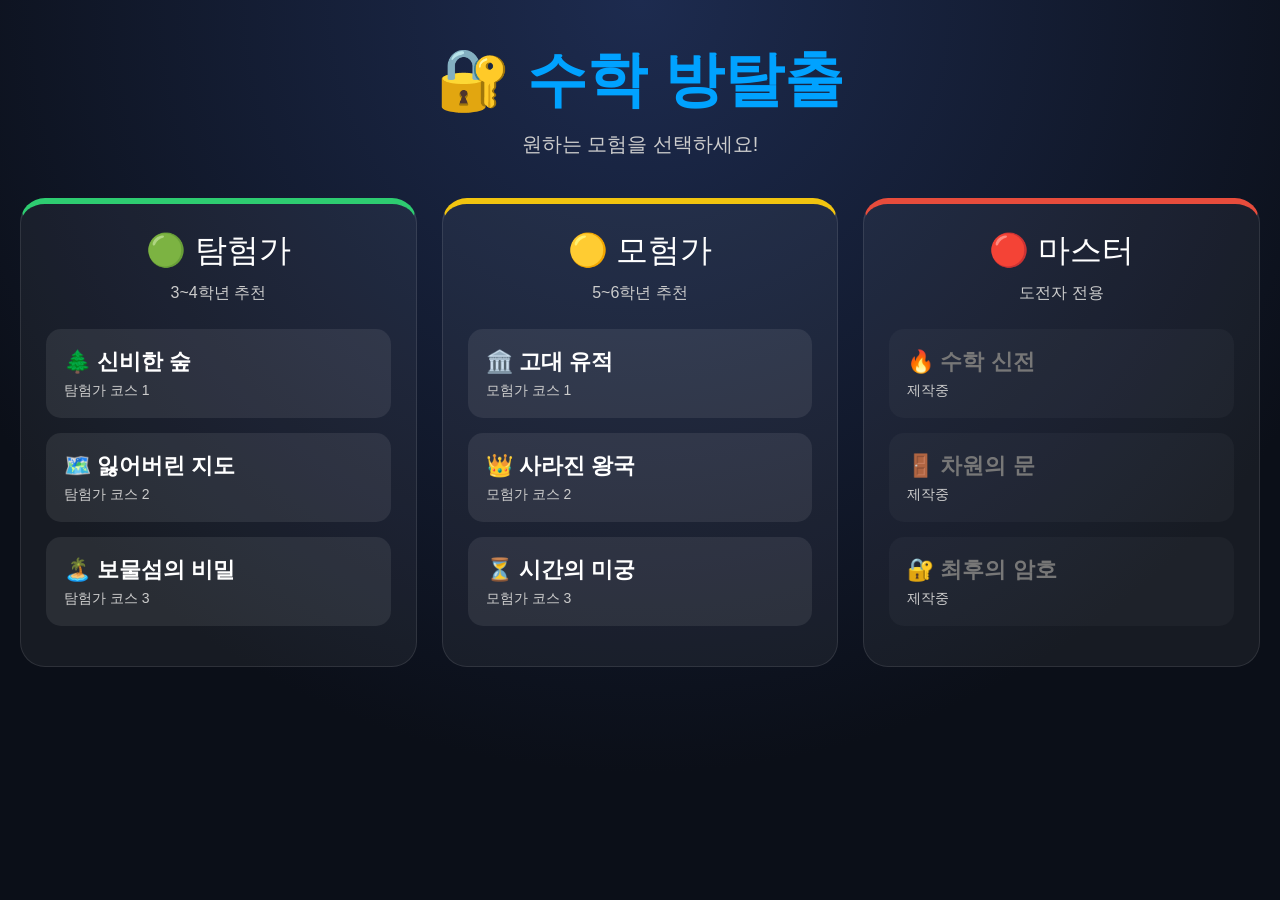
<file: index.html>
<!DOCTYPE html>
<html lang="ko">

<head>
<meta charset="UTF-8">
<meta name="viewport" content="width=device-width, initial-scale=1.0">

<title>수학 방탈출</title>

<style>

*{
    margin:0;
    padding:0;
    box-sizing:border-box;
}

body{

    min-height:100vh;

    background:
    radial-gradient(circle at top,#1d2b4f,#0b0f18 70%);

    color:white;

    font-family:sans-serif;

    padding:40px 20px;
}

h1{

    text-align:center;

    font-size:60px;

    color:#00a2ff;

    margin-bottom:10px;

}

.subtitle{

    text-align:center;

    color:#cccccc;

    margin-bottom:40px;

    font-size:20px;

}

.grid{

    max-width:1300px;

    margin:auto;

    display:grid;

    grid-template-columns:
    repeat(3,1fr);

    gap:25px;

}

.column{

    background:
    rgba(255,255,255,0.05);

    border-radius:25px;

    padding:25px;

    border:
    1px solid rgba(255,255,255,0.1);

}

.explorer{
    border-top:6px solid #2ecc71;
}

.adventurer{
    border-top:6px solid #f1c40f;
}

.master{
    border-top:6px solid #e74c3c;
}

.course-title{

    text-align:center;

    font-size:32px;

    margin-bottom:10px;

}

.course-desc{

    text-align:center;

    color:#cccccc;

    margin-bottom:25px;

}

.stage{

    display:block;

    text-decoration:none;

    color:white;

    padding:18px;

    margin-bottom:15px;

    border-radius:15px;

    background:
    rgba(255,255,255,0.08);

    transition:0.2s;

}

.stage:hover{

    transform:translateY(-3px);

    background:
    rgba(0,162,255,0.25);

}

.stage-title{

    font-size:22px;

    font-weight:bold;

}

.stage-sub{

    font-size:14px;

    color:#cccccc;

    margin-top:5px;

}

.locked{

    background:
    rgba(255,255,255,0.03);

    color:#777777;

    cursor:not-allowed;

    pointer-events:none;

}

@media(max-width:1000px){

    .grid{

        grid-template-columns:1fr;

    }

    h1{

        font-size:42px;

    }

}

</style>

</head>

<body>

<h1>🔐 수학 방탈출</h1>

<div class="subtitle">
원하는 모험을 선택하세요!
</div>

<div class="grid">

<!-- 탐험가 -->

<div class="column explorer">

<div class="course-title">
🟢 탐험가
</div>

<div class="course-desc">
3~4학년 추천
</div>

<a class="stage" href="explorer/v1/">

<div class="stage-title">
🌲 신비한 숲
</div>

<div class="stage-sub">
탐험가 코스 1
</div>

</a>

<a class="stage" href="explorer/v2/">

<div class="stage-title">
🗺️ 잃어버린 지도
</div>

<div class="stage-sub">
탐험가 코스 2
</div>

</a>

<a class="stage" href="explorer/v3/">

<div class="stage-title">
🏝️ 보물섬의 비밀
</div>

<div class="stage-sub">
탐험가 코스 3
</div>

</a>

</div>

<!-- 모험가 -->

<div class="column adventurer">

<div class="course-title">
🟡 모험가
</div>

<div class="course-desc">
5~6학년 추천
</div>

<a class="stage" href="adventurer/v1/">

<div class="stage-title">
🏛️ 고대 유적
</div>

<div class="stage-sub">
모험가 코스 1
</div>

</a>

<a class="stage" href="adventurer/v2/">

<div class="stage-title">
👑 사라진 왕국
</div>

<div class="stage-sub">
모험가 코스 2
</div>

</a>

<a class="stage" href="adventurer/v3/">

<div class="stage-title">
⏳ 시간의 미궁
</div>

<div class="stage-sub">
모험가 코스 3
</div>

</a>

</div>

<!-- 마스터 -->

<div class="column master">

<div class="course-title">
🔴 마스터
</div>

<div class="course-desc">
도전자 전용
</div>

<a class="stage locked">

<div class="stage-title">
🔥 수학 신전
</div>

<div class="stage-sub">
제작중
</div>

</a>

<a class="stage locked">

<div class="stage-title">
🚪 차원의 문
</div>

<div class="stage-sub">
제작중
</div>

</a>

<a class="stage locked">

<div class="stage-title">
🔐 최후의 암호
</div>

<div class="stage-sub">
제작중
</div>

</a>

</div>

</div>

</body>
</html>
</file>
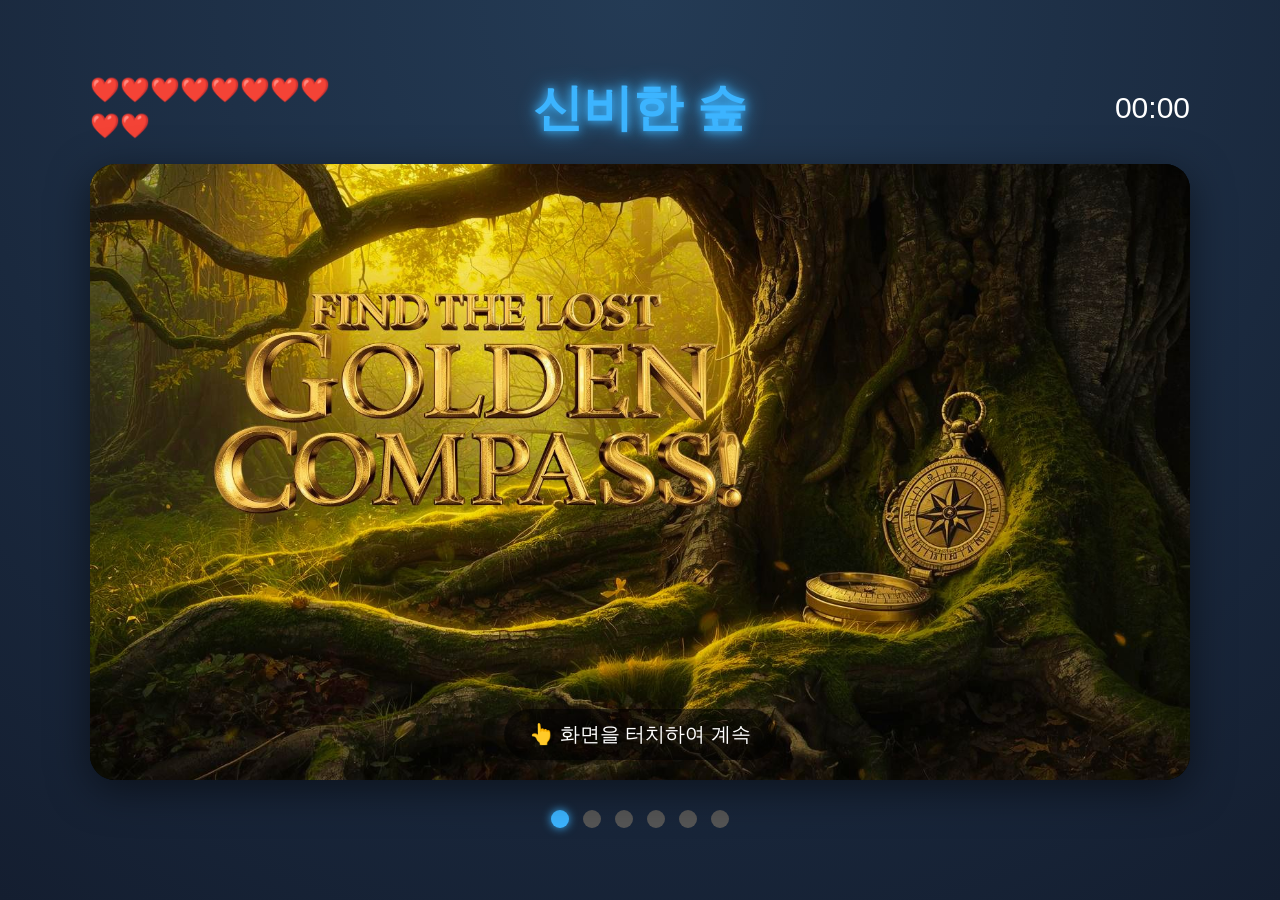
<file: explorer/v1/index.html>
<!DOCTYPE html>
<html lang="ko">

<head>

    <meta charset="UTF-8">

    <meta
        name="viewport"
        content="width=device-width, initial-scale=1.0">

    <title>Escape Engine v1.0</title>

    <link
        rel="stylesheet"
        href="style.css">

</head>

<body>

    <div class="game-container">

        <!-- ===============================
             상단 정보
        ================================ -->

        <header class="top-bar">

            <div id="lifeBox"></div>

            <div id="stageTitle">

                STAGE

            </div>

            <div id="timer">

                00:00

            </div>

        </header>



        <!-- ===============================
             게임 이미지
        ================================ -->

        <main id="imageContainer">

            <img
                id="gameImage"
                src=""
                alt="">

            <!-- Story일 때만 표시 -->
            <div id="nextGuide">

                👆 화면을 터치하여 계속

            </div>

        </main>



        <!-- ===============================
             문제 입력
        ================================ -->

        <section id="answerContainer">

            <input
                id="answerInput"
                type="text"
                placeholder="정답을 입력하세요."
                autocomplete="off">

            <button id="answerButton">

                확인

            </button>

        </section>



        <!-- ===============================
             힌트
        ================================ -->

        <section id="hintContainer">

            <button id="hintButton">

                💡 힌트

            </button>

        </section>



        <!-- ===============================
             진행도
        ================================ -->

        <section id="progressContainer">

            <div id="progressBar">

            </div>

        </section>

    </div>



    <!-- ===============================
         Game Over
    ================================ -->

    <div id="gameOverScreen" class="overlay">

        <div class="popup">

            <h1>GAME OVER</h1>

            <p>

                목숨을 모두 사용했습니다.

            </p>

            <button id="retryButton">

                다시 시작

            </button>

        </div>

    </div>



    <!-- ===============================
         Game Clear
    ================================ -->

    <div id="gameClearScreen" class="overlay">

        <div class="popup">

            <h1>🎉 GAME CLEAR 🎉</h1>

            <p>

                모든 스테이지를 완료했습니다.

            </p>

            <button id="homeButton">

                메인으로

            </button>

        </div>

    </div>



    <!-- ===============================
         제작자 모드
         (v1.1에서 활성화 예정)
    ================================ -->

    <div id="teacherPanel" class="overlay">

        <div class="popup">

            <h2>

                제작자 모드

            </h2>

            <div id="teacherInfo">

            </div>

            <button id="closeTeacher">

                닫기

            </button>

        </div>

    </div>



    <script src="js/config.js"></script>
    <script src="js/ui.js"></script>
    <script src="js/game.js"></script>
    <script src="js/events.js"></script>
    <script src="js/teacher.js"></script>
    <script src="js/save.js"></script>
    <script src="js/effects.js"></script>
    <script src="js/main.js"></script>

</body>

</html>
</file>
<file: explorer/v1/style.css>
/* =====================================================
   Escape Engine v1.0
===================================================== */

*{
    margin:0;
    padding:0;
    box-sizing:border-box;
}

body{

    background:
    radial-gradient(circle at top,#243b55,#141e30);

    color:white;

    font-family:
    "Pretendard",
    "Malgun Gothic",
    sans-serif;

    min-height:100vh;

    display:flex;

    justify-content:center;

    align-items:center;

    padding:20px;

}

/* ===================================================== */

.game-container{

    width:100%;

    max-width:1100px;

}

/* ===================================================== */
/* 상단 정보 */
/* ===================================================== */

.top-bar{

    display:flex;

    justify-content:space-between;

    align-items:center;

    margin-bottom:20px;

}

#lifeBox{

    width:240px;

    font-size:24px;

    line-height:1.5;

    word-break:break-all;

}

#stageTitle{

    flex:1;

    text-align:center;

    font-size:50px;

    font-weight:bold;

    color:#3cb4ff;

    text-shadow:

    0 0 10px #3cb4ff,

    0 0 20px #3cb4ff;

}

#timer{

    width:240px;

    text-align:right;

    font-size:30px;

}

/* ===================================================== */
/* 이미지 */
/* ===================================================== */

#imageContainer{

    position:relative;

    background: #000;

    border-radius:25px;

    overflow:hidden;

    box-shadow:

    0 10px 40px rgba(0,0,0,.5);

}

#gameImage{

    width:100%;

    display:block;

}

/* ===================================================== */
/* 터치 안내 */
/* ===================================================== */

#nextGuide{

    position:absolute;

    left:50%;

    bottom:20px;

    transform:translateX(-50%);

    background:rgba(0,0,0,.55);

    color:white;

    padding:12px 25px;

    border-radius:50px;

    font-size:20px;

    animation:blink 1s infinite;

    user-select:none;

}

/* ===================================================== */
/* 문제 */
/* ===================================================== */

#answerContainer{

    display:none;

    gap:15px;

    margin-top:25px;

}

#answerInput{

    flex:1;

    padding:18px;

    font-size:22px;

    border:none;

    border-radius:15px;

    outline:none;

}

#answerButton{

    width:180px;

    border:none;

    border-radius:15px;

    background:#0078ff;

    color:white;

    font-size:22px;

    cursor:pointer;

    transition:.2s;

}

#answerButton:hover{

    background:#0d90ff;

}

/* ===================================================== */
/* 힌트 */
/* ===================================================== */

#hintContainer{

    margin-top:20px;

}

#hintButton{

    display:none;

    width:100%;

    padding:18px;

    border:none;

    border-radius:15px;

    background:#202938;

    color:white;

    font-size:20px;

    cursor:pointer;

    transition:.2s;

}

#hintButton:hover{

    background:#314055;

}

/* ===================================================== */
/* 진행도 */
/* ===================================================== */

#progressContainer{

    margin-top:30px;

}

#progressBar{

    display:flex;

    justify-content:center;

    gap:14px;

}

.stage-dot{

    width:18px;

    height:18px;

    border-radius:50%;

    background:#555;

}

.stage-dot.active{

    background:#3cb4ff;

    box-shadow:

    0 0 10px #3cb4ff;

}

.stage-dot.complete{

    background:#2ecc71;

}

/* ===================================================== */
/* 팝업 */
/* ===================================================== */

.overlay{

    position:fixed;

    inset:0;

    background:rgba(0,0,0,.8);

    display:none;

    justify-content:center;

    align-items:center;

    z-index:999;

}

.popup{

    width:90%;

    max-width:500px;

    background:#202938;

    padding:40px;

    border-radius:20px;

    text-align:center;

}

.popup h1{

    margin-bottom:20px;

}

.popup h2{

    margin-bottom:20px;

}

.popup p{

    margin-bottom:25px;

    line-height:1.8;

}

.popup button{

    width:100%;

    padding:15px;

    border:none;

    border-radius:15px;

    background:#0078ff;

    color:white;

    font-size:20px;

    cursor:pointer;

}

/* ===================================================== */

@keyframes blink{

    50%{

        opacity:.25;

    }

}

/* ===================================================== */
/* 모바일 */
/* ===================================================== */

@media(max-width:900px){

    .top-bar{

        flex-direction:column;

        gap:15px;

    }

    #lifeBox{

        width:100%;

        text-align:center;

        font-size:22px;

    }

    #stageTitle{

        font-size:36px;

    }

    #timer{

        width:100%;

        text-align:center;

        font-size:24px;

    }

    #answerContainer{

        flex-direction:column;

    }

    #answerButton{

        width:100%;

    }

    #nextGuide{

        font-size:16px;

        padding:10px 18px;

    }

}

/* ===================================================== */
/* 태블릿 */
/* ===================================================== */

@media(min-width:901px) and (max-width:1200px){

    #stageTitle{

        font-size:42px;

    }

}
/* =====================================================
   화면 흔들기
===================================================== */

.shake{

    animation:shake .45s;

}

@keyframes shake{

    0%{transform:translateX(0);}

    20%{transform:translateX(-8px);}

    40%{transform:translateX(8px);}

    60%{transform:translateX(-8px);}

    80%{transform:translateX(8px);}

    100%{transform:translateX(0);}

}


/* =====================================================
   정답
===================================================== */

.success{

    animation:success .45s;

}

@keyframes success{

    0%{

        transform:scale(1);

    }

    50%{

        transform:scale(1.03);

    }

    100%{

        transform:scale(1);

    }

}


/* =====================================================
   버튼
===================================================== */

.button-click{

    transform:scale(.96);

}


/* =====================================================
   이미지
===================================================== */

#gameImage{

    transition:

    opacity .25s,

    transform .25s;

}
</file>
